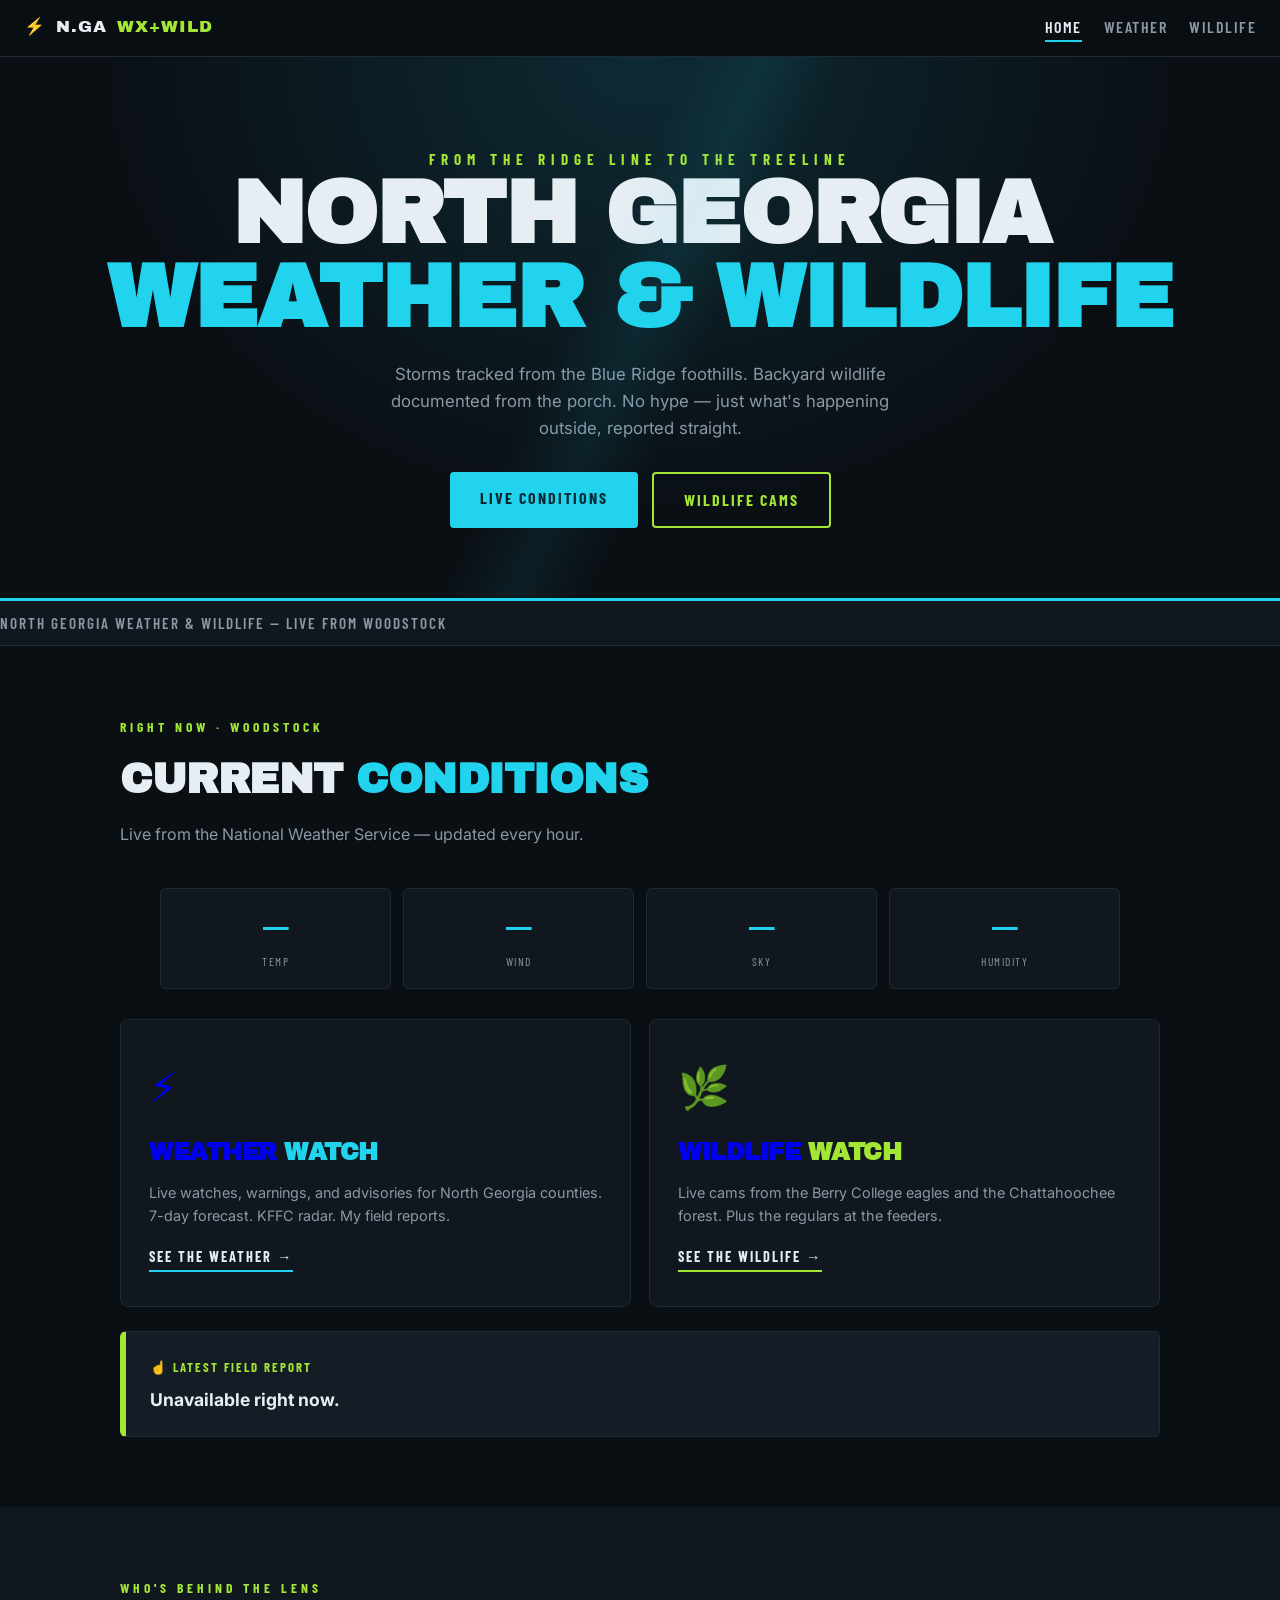
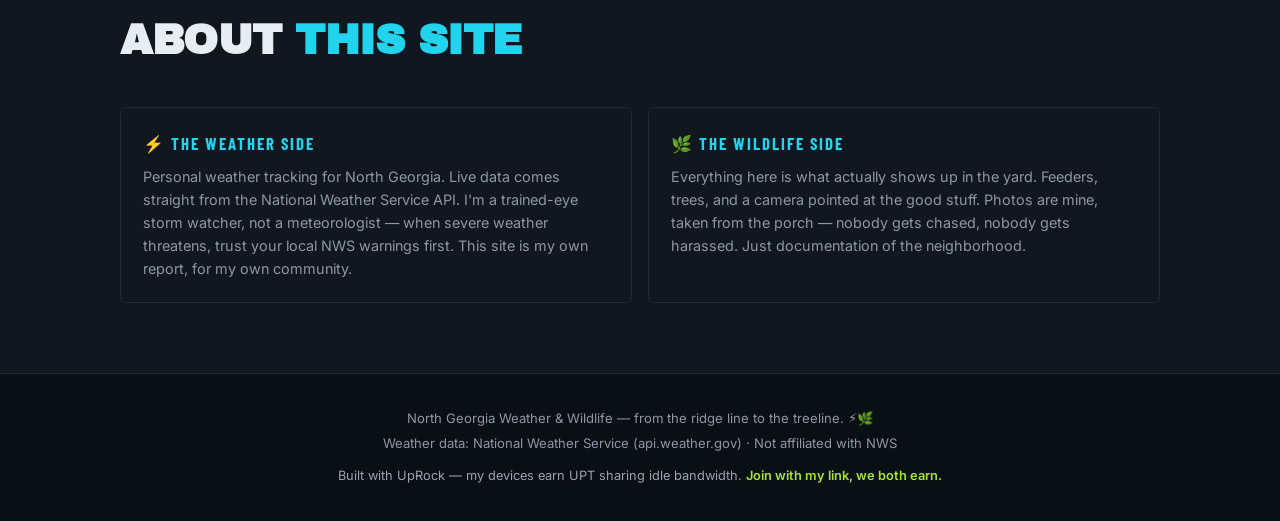
<file: index.html>
<!DOCTYPE html>
<html lang="en">
<head>
    <meta charset="UTF-8">
    <meta name="viewport" content="width=device-width, initial-scale=1.0">
    <title>North Georgia — Weather &amp; Wildlife</title>
    <meta name="description" content="North Georgia weather, storm tracking, and backyard wildlife. Live NWS alerts, radar, and field notes from the ridge line to the treeline.">
    <link rel="preconnect" href="https://fonts.googleapis.com">
    <link rel="preconnect" href="https://fonts.gstatic.com" crossorigin>
    <link href="https://fonts.googleapis.com/css2?family=Archivo+Black&family=Barlow+Condensed:wght@500;600;700&family=Inter:wght@400;500;600&display=swap" rel="stylesheet">
    <link rel="stylesheet" href="styles.css">
</head>
<body>

    <nav class="nav">
        <div class="brand"><span class="bolt">⚡</span> N.GA<span class="leaf">WX+WILD</span></div>
        <div class="navlinks">
            <a href="index.html" class="active">Home</a>
            <a href="weather.html">Weather</a>
            <a href="wildlife.html">Wildlife</a>
        </div>
    </nav>

    <header class="hero">
        <span class="kicker">From the ridge line to the treeline</span>
        <h1>North Georgia<br><span class="line2">Weather &amp; Wildlife</span></h1>
        <p class="tag">Storms tracked from the Blue Ridge foothills. Backyard wildlife documented from the porch. No hype — just what's happening outside, reported straight.</p>
        <div class="cta-row">
            <a class="cta wx" href="weather.html">Live Conditions</a>
            <a class="cta wild" href="wildlife.html">Wildlife Cams</a>
        </div>
    </header>

    <div class="ticker"><div class="ticker-inner" id="ticker">Loading live conditions…</div></div>

    <section id="now">
        <div class="wrap">
            <div class="section-head">
                <span class="kick">Right now · Woodstock</span>
                <h2>Current <span>Conditions</span></h2>
                <p>Live from the National Weather Service — updated every hour.</p>
            </div>
            <div class="cond-strip" id="cond-strip">
                <div class="cond"><div class="v">—</div><div class="l">Temp</div></div>
                <div class="cond"><div class="v">—</div><div class="l">Wind</div></div>
                <div class="cond"><div class="v">—</div><div class="l">Sky</div></div>
                <div class="cond"><div class="v">—</div><div class="l">Humidity</div></div>
            </div>
            <div class="teaser-grid">
                <a class="teaser" href="weather.html">
                    <div class="big">⚡</div>
                    <h3>Weather <span class="cy">Watch</span></h3>
                    <p>Live watches, warnings, and advisories for North Georgia counties. 7-day forecast. KFFC radar. My field reports.</p>
                    <span class="go">See the weather →</span>
                </a>
                <a class="teaser wild" href="wildlife.html">
                    <div class="big">🌿</div>
                    <h3>Wildlife <span class="lm">Watch</span></h3>
                    <p>Live cams from the Berry College eagles and the Chattahoochee forest. Plus the regulars at the feeders.</p>
                    <span class="go">See the wildlife →</span>
                </a>
            </div>
            <div class="latest" id="latest-report">
                <span class="lt-kick">☝ Latest Field Report</span>
                <h3>Loading…</h3>
            </div>
        </div>
    </section>

    <section id="about" style="background:var(--panel);">
        <div class="wrap">
            <div class="section-head">
                <span class="kick">Who's behind the lens</span>
                <h2>About <span>This Site</span></h2>
            </div>
            <div class="about-grid">
                <div class="about-card">
                    <h3>⚡ The Weather Side</h3>
                    <p>Personal weather tracking for North Georgia. Live data comes straight from the National Weather Service API. I'm a trained-eye storm watcher, not a meteorologist — when severe weather threatens, trust your local NWS warnings first. This site is my own report, for my own community.</p>
                </div>
                <div class="about-card">
                    <h3>🌿 The Wildlife Side</h3>
                    <p>Everything here is what actually shows up in the yard. Feeders, trees, and a camera pointed at the good stuff. Photos are mine, taken from the porch — nobody gets chased, nobody gets harassed. Just documentation of the neighborhood.</p>
                </div>
            </div>
        </div>
    </section>

    <footer class="footer">
        <p>North Georgia Weather &amp; Wildlife — from the ridge line to the treeline. ⚡🌿</p>
        <p style="margin-top:4px;">Weather data: National Weather Service (api.weather.gov) · Not affiliated with NWS</p>
        <div class="uprock-note">
            Built with UpRock — my devices earn UPT sharing idle bandwidth.
            <a href="https://link.uprock.com/i/f0997b88" target="_blank">Join with my link, we both earn.</a>
        </div>
    </footer>

    <script>
        const POINT = '34.1010,-84.5190';
        const REPO = 'AnchorToken-dev/North-GA-Wildlife';

        async function fetchJson(url) {
            const r = await fetch(url, { headers: { 'Accept': 'application/geo+json' } });
            if (!r.ok) throw new Error('HTTP ' + r.status);
            return r.json();
        }

        function esc(s) {
            return s.replace(/&/g, '&amp;').replace(/</g, '&lt;').replace(/>/g, '&gt;').replace(/"/g, '&quot;');
        }

        async function loadCurrent() {
            try {
                const pts = await fetchJson('https://api.weather.gov/points/' + POINT);
                const fc = await fetchJson(pts.properties.forecast);
                const p = fc.properties.periods[0];
                document.getElementById('ticker').innerHTML =
                    '<span class="hot">' + p.name + ':</span> ' + p.temperature + '°' + p.temperatureUnit +
                    ' · ' + p.shortForecast + ' · Wind ' + p.windSpeed + ' ' + p.windDirection +
                    ' &nbsp;·&nbsp; North Georgia Weather &amp; Wildlife — live from Woodstock &nbsp;·&nbsp; ' +
                    'Skywarn spotter trained — reports go to NWS Peachtree City &nbsp;·&nbsp; ' +
                    'Severe weather? Check local warnings first &nbsp;·&nbsp; ';
                const vals = document.querySelectorAll('#cond-strip .v');
                vals[0].textContent = p.temperature + '°' + p.temperatureUnit;
                vals[1].textContent = p.windSpeed.replace(' mph', '') + ' mph ' + p.windDirection;
                vals[2].textContent = p.shortForecast;
                vals[3].textContent = (p.relativeHumidity && p.relativeHumidity.value != null) ? p.relativeHumidity.value + '%' : '—';
            } catch (e) {
                document.getElementById('ticker').innerHTML = 'North Georgia Weather &amp; Wildlife — live from Woodstock';
            }
        }

        async function loadLatest() {
            const el = document.getElementById('latest-report');
            try {
                const r = await fetch('https://api.github.com/repos/' + REPO + '/issues?labels=report&state=all&sort=created&direction=desc&per_page=1');
                if (!r.ok) throw new Error('HTTP ' + r.status);
                const issues = await r.json();
                if (!issues.length) {
                    el.innerHTML = '<span class="lt-kick">☝ Latest Field Report</span><h3>No reports yet — the first one is coming soon.</h3>';
                    return;
                }
                const i = issues[0];
                const date = new Date(i.created_at).toLocaleDateString('en-US', { month: 'long', day: 'numeric' });
                const body = esc(i.body || '').split('\n')[0].slice(0, 140);
                el.innerHTML = '<span class="lt-kick">☝ Latest Field Report · ' + date + '</span>' +
                    '<h3>' + esc(i.title) + '</h3>' +
                    '<p>' + body + '…</p>' +
                    '<a href="weather.html">Read all field reports →</a>';
            } catch (e) {
                el.innerHTML = '<span class="lt-kick">☝ Latest Field Report</span><h3>Unavailable right now.</h3>';
            }
        }

        loadCurrent();
        loadLatest();
    </script>
</body>
</html>
</file>
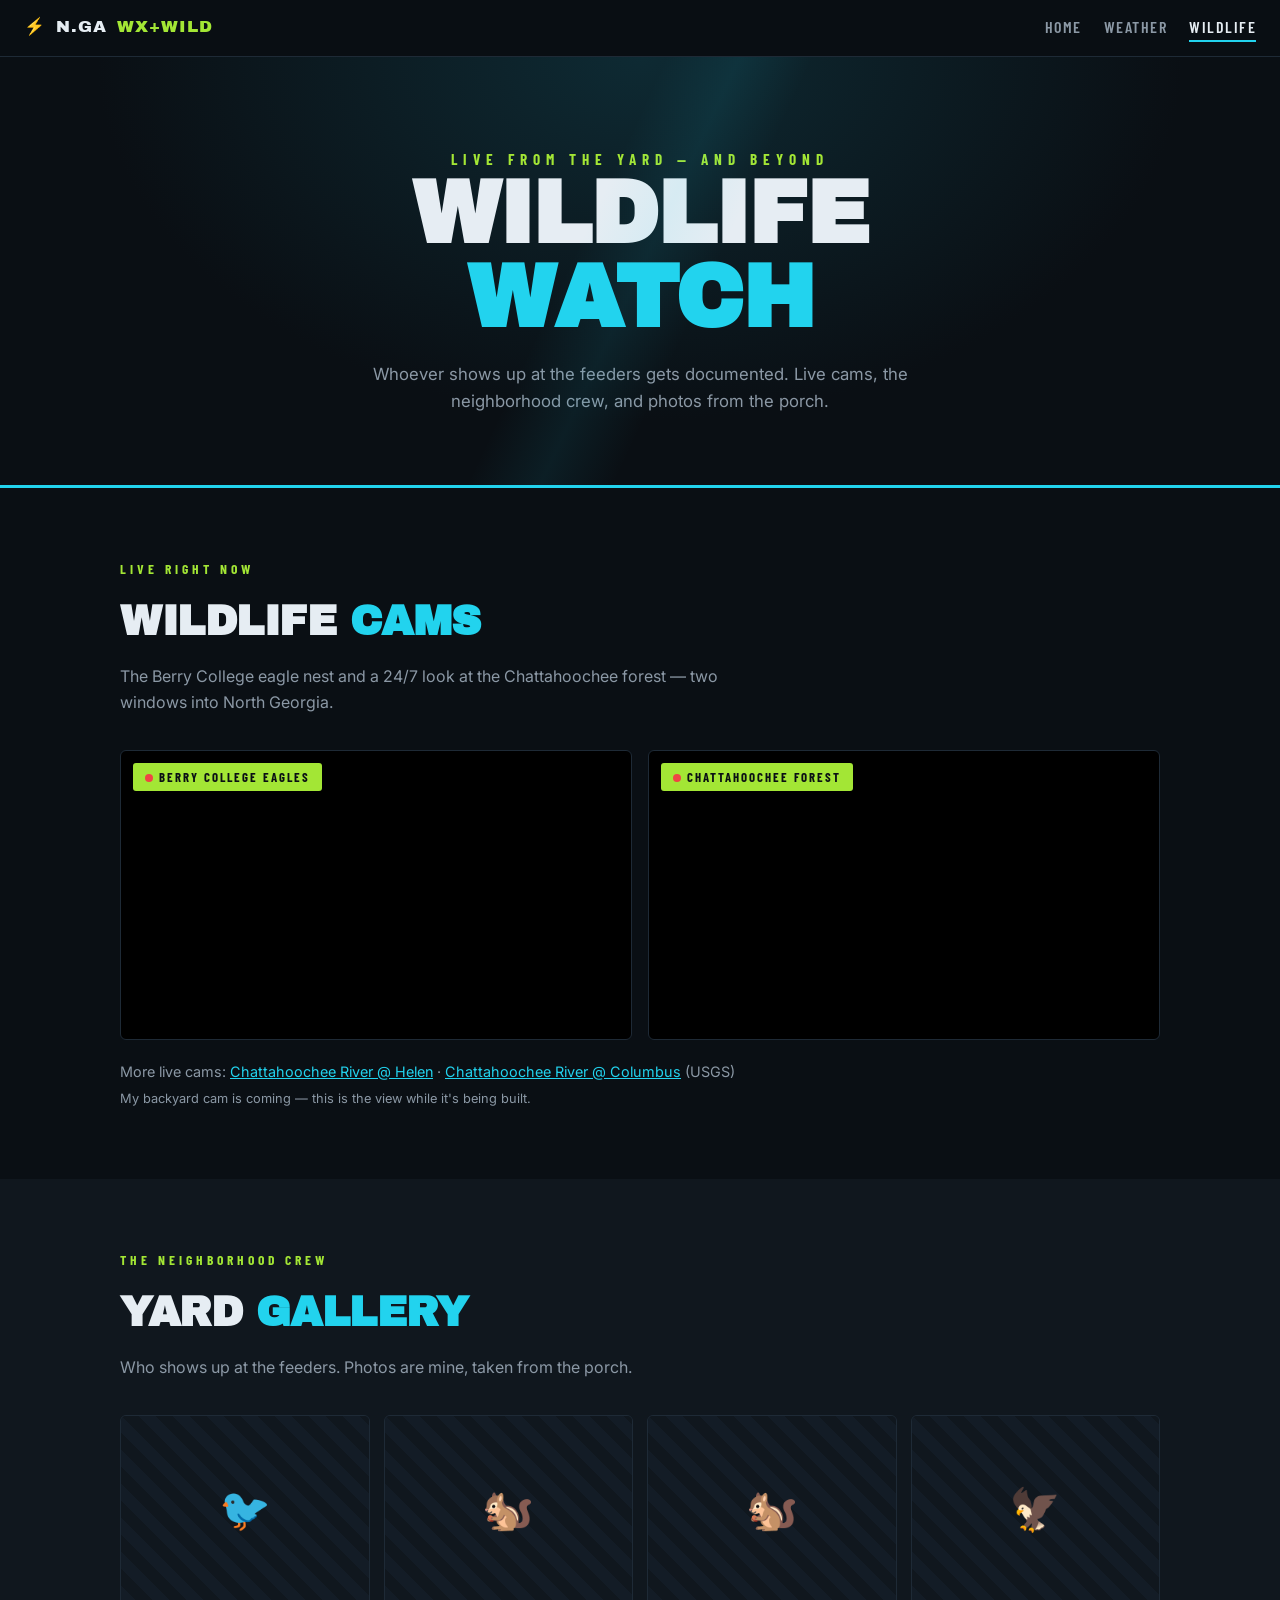
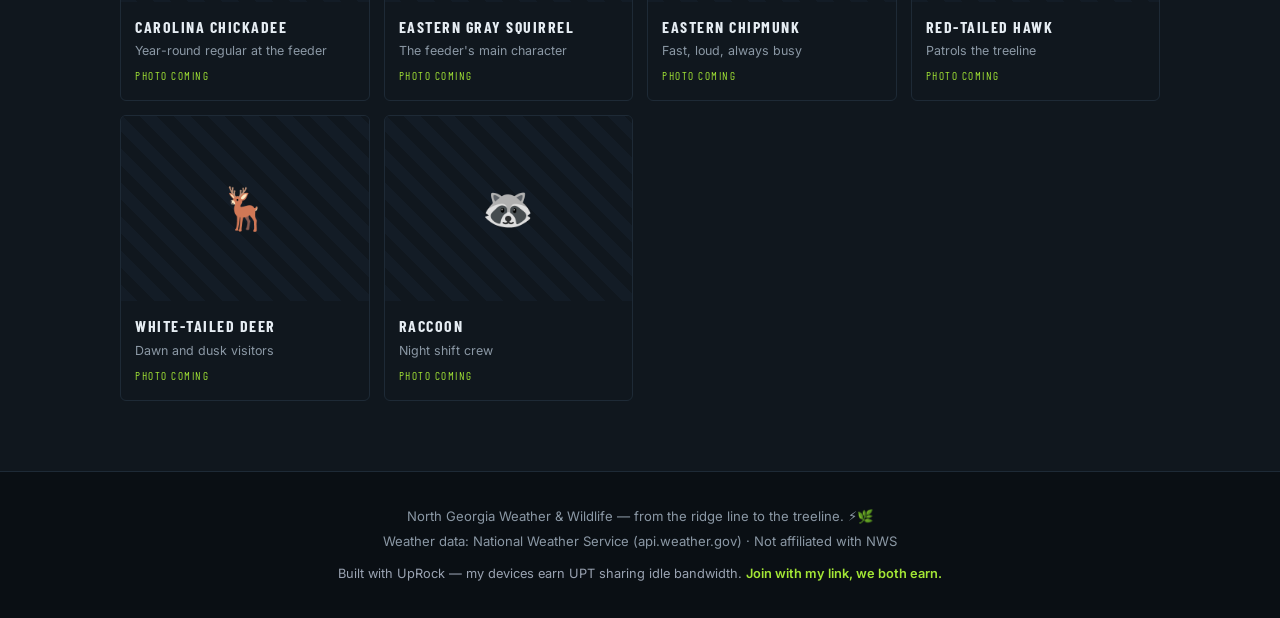
<file: wildlife.html>
<!DOCTYPE html>
<html lang="en">
<head>
    <meta charset="UTF-8">
    <meta name="viewport" content="width=device-width, initial-scale=1.0">
    <title>Wildlife — North Georgia Weather &amp; Wildlife</title>
    <meta name="description" content="North Georgia wildlife: live cams from Berry College eagles and the Chattahoochee forest, USGS river cams, and backyard species gallery.">
    <link rel="preconnect" href="https://fonts.googleapis.com">
    <link rel="preconnect" href="https://fonts.gstatic.com" crossorigin>
    <link href="https://fonts.googleapis.com/css2?family=Archivo+Black&family=Barlow+Condensed:wght@500;600;700&family=Inter:wght@400;500;600&display=swap" rel="stylesheet">
    <link rel="stylesheet" href="styles.css">
</head>
<body>

    <nav class="nav">
        <div class="brand"><span class="bolt">⚡</span> N.GA<span class="leaf">WX+WILD</span></div>
        <div class="navlinks">
            <a href="index.html">Home</a>
            <a href="weather.html">Weather</a>
            <a href="wildlife.html" class="active">Wildlife</a>
        </div>
    </nav>

    <header class="hero">
        <span class="kicker">Live from the yard — and beyond</span>
        <h1>Wildlife <span class="line2">Watch</span></h1>
        <p class="tag">Whoever shows up at the feeders gets documented. Live cams, the neighborhood crew, and photos from the porch.</p>
    </header>

    <section id="cams">
        <div class="wrap">
            <div class="section-head">
                <span class="kick">Live right now</span>
                <h2>Wildlife <span>Cams</span></h2>
                <p>The Berry College eagle nest and a 24/7 look at the Chattahoochee forest — two windows into North Georgia.</p>
            </div>

            <div class="cam-grid">
                <div class="cam">
                    <span class="cam-label"><span class="live-dot"></span>Berry College Eagles</span>
                    <iframe src="https://vimeo.com/event/4809079/embed" title="Berry College eagle cam" frameborder="0" allow="autoplay; fullscreen; picture-in-picture" allowfullscreen></iframe>
                </div>
                <div class="cam">
                    <span class="cam-label"><span class="live-dot"></span>Chattahoochee Forest</span>
                    <iframe src="https://www.youtube.com/embed/rQUH9AbcLBs" title="Chattahoochee National Forest live cam" frameborder="0" allow="accelerometer; autoplay; clipboard-write; encrypted-media; gyroscope; picture-in-picture; web-share" referrerpolicy="strict-origin-when-cross-origin" allowfullscreen></iframe>
                </div>
            </div>

            <p style="margin-top:20px; color:var(--muted); font-size:0.9rem;">
                More live cams: <a href="https://ga.water.usgs.gov/rivercam/webcam-helenAPI2b.php" target="_blank" style="color:var(--cyan);">Chattahoochee River @ Helen</a> ·
                <a href="https://ga.water.usgs.gov/rivercam/webcam-columbus.php" target="_blank" style="color:var(--cyan);">Chattahoochee River @ Columbus</a> (USGS)
            </p>
            <p style="margin-top:6px; color:var(--muted); font-size:0.8rem;">
                My backyard cam is coming — this is the view while it's being built.
            </p>
        </div>
    </section>

    <section id="gallery" style="background:var(--panel);">
        <div class="wrap">
            <div class="section-head">
                <span class="kick">The neighborhood crew</span>
                <h2>Yard <span>Gallery</span></h2>
                <p>Who shows up at the feeders. Photos are mine, taken from the porch.</p>
            </div>

            <div class="gallery">
                <div class="g-card"><div class="ph">🐦</div><div class="cap"><div class="sp">Carolina Chickadee</div><div class="cm">Year-round regular at the feeder</div><span class="soon">Photo coming</span></div></div>
                <div class="g-card"><div class="ph">🐿️</div><div class="cap"><div class="sp">Eastern Gray Squirrel</div><div class="cm">The feeder's main character</div><span class="soon">Photo coming</span></div></div>
                <div class="g-card"><div class="ph">🐿️</div><div class="cap"><div class="sp">Eastern Chipmunk</div><div class="cm">Fast, loud, always busy</div><span class="soon">Photo coming</span></div></div>
                <div class="g-card"><div class="ph">🦅</div><div class="cap"><div class="sp">Red-tailed Hawk</div><div class="cm">Patrols the treeline</div><span class="soon">Photo coming</span></div></div>
                <div class="g-card"><div class="ph">🦌</div><div class="cap"><div class="sp">White-tailed Deer</div><div class="cm">Dawn and dusk visitors</div><span class="soon">Photo coming</span></div></div>
                <div class="g-card"><div class="ph">🦝</div><div class="cap"><div class="sp">Raccoon</div><div class="cm">Night shift crew</div><span class="soon">Photo coming</span></div></div>
            </div>
        </div>
    </section>

    <footer class="footer">
        <p>North Georgia Weather &amp; Wildlife — from the ridge line to the treeline. ⚡🌿</p>
        <p style="margin-top:4px;">Weather data: National Weather Service (api.weather.gov) · Not affiliated with NWS</p>
        <div class="uprock-note">
            Built with UpRock — my devices earn UPT sharing idle bandwidth.
            <a href="https://link.uprock.com/i/f0997b88" target="_blank">Join with my link, we both earn.</a>
        </div>
    </footer>

</body>
</html>
</file>
<file: styles.css>
/* ═══════════════════════════════════════════
   North GA Weather & Wildlife — Shared Styles
   ═══════════════════════════════════════════ */

* { margin: 0; padding: 0; box-sizing: border-box; -webkit-tap-highlight-color: transparent; }
:root {
    --bg: #0a0f14;
    --panel: #10171e;
    --panel2: #141d26;
    --line: #1e2a36;
    --text: #e6edf3;
    --muted: #8b98a5;
    --cyan: #22d3ee;
    --lime: #a3e635;
    --amber: #fbbf24;
    --red: #f87171;
}
html { scroll-behavior: smooth; }
body {
    font-family: 'Inter', system-ui, sans-serif;
    background: var(--bg);
    color: var(--text);
    min-height: 100vh;
    line-height: 1.6;
}
.wrap { max-width: 1080px; margin: 0 auto; padding: 0 20px; }

/* ── NAV ── */
.nav {
    position: sticky; top: 0; z-index: 100;
    display: flex; justify-content: space-between; align-items: center;
    padding: 14px 24px;
    background: rgba(10,15,20,0.88);
    backdrop-filter: blur(14px);
    border-bottom: 1px solid var(--line);
}
.brand { display: flex; align-items: center; gap: 10px; font-family: 'Archivo Black', sans-serif; font-size: 1.05rem; letter-spacing: 1px; }
.brand .bolt { color: var(--cyan); }
.brand .leaf { color: var(--lime); }
.navlinks { display: flex; gap: 22px; }
.navlinks a { color: var(--muted); text-decoration: none; font-family: 'Barlow Condensed', sans-serif; font-weight: 600; font-size: 1rem; letter-spacing: 1.5px; text-transform: uppercase; transition: 0.2s; }
.navlinks a:hover { color: var(--text); }
.navlinks a.active { color: var(--text); border-bottom: 2px solid var(--cyan); }
@media (max-width: 640px) { .navlinks { display: none; } }

/* ── HERO ── */
.hero {
    position: relative;
    padding: 90px 20px 70px;
    text-align: center;
    background:
        radial-gradient(ellipse at 50% 0%, #0e2a33 0%, var(--bg) 60%),
        linear-gradient(var(--line) 1px, transparent 1px),
        linear-gradient(90deg, var(--line) 1px, transparent 1px);
    background-size: 100% 100%, 44px 44px, 44px 44px;
    border-bottom: 3px solid var(--cyan);
    overflow: hidden;
}
.hero::after {
    content: ''; position: absolute; inset: 0;
    background: linear-gradient(115deg, transparent 45%, rgba(34,211,238,0.08) 50%, transparent 55%);
    pointer-events: none;
}
.hero .kicker {
    font-family: 'Barlow Condensed', sans-serif; font-weight: 700;
    letter-spacing: 6px; font-size: 0.95rem; color: var(--lime);
    text-transform: uppercase; margin-bottom: 18px;
}
.hero h1 {
    font-family: 'Archivo Black', sans-serif;
    font-size: clamp(2.6rem, 8vw, 5.5rem);
    line-height: 0.95;
    text-transform: uppercase;
    letter-spacing: -1px;
}
.hero h1 .line2 { color: var(--cyan); display: block; }
.hero p.tag { margin-top: 22px; color: var(--muted); font-size: 1.05rem; max-width: 560px; margin-left: auto; margin-right: auto; }
.hero .cta-row { margin-top: 30px; display: flex; gap: 14px; justify-content: center; flex-wrap: wrap; }
.hero .cta {
    font-family: 'Barlow Condensed', sans-serif; font-weight: 700; letter-spacing: 2px;
    text-transform: uppercase; text-decoration: none; font-size: 1rem;
    padding: 13px 30px; border-radius: 4px; transition: 0.2s;
}
.cta.wx { background: var(--cyan); color: #06222b; }
.cta.wx:hover { background: #67e8f9; }
.cta.wild { background: transparent; color: var(--lime); border: 2px solid var(--lime); }
.cta.wild:hover { background: var(--lime); color: #1a2b05; }

/* ── LIVE TICKER ── */
.ticker {
    background: var(--panel);
    border-bottom: 1px solid var(--line);
    overflow: hidden;
    white-space: nowrap;
}
.ticker-inner {
    display: inline-block;
    padding: 10px 0;
    font-family: 'Barlow Condensed', sans-serif;
    font-weight: 600; letter-spacing: 2px; text-transform: uppercase; font-size: 0.95rem;
    color: var(--muted);
    animation: tick 40s linear infinite;
}
.ticker-inner .hot { color: var(--amber); }
@keyframes tick { 0% { transform: translateX(0); } 100% { transform: translateX(-50%); } }

/* ── SECTIONS ── */
section { padding: 70px 20px; }
.section-head { margin-bottom: 34px; }
.section-head .kick {
    font-family: 'Barlow Condensed', sans-serif; font-weight: 700;
    letter-spacing: 4px; font-size: 0.85rem; color: var(--lime);
    text-transform: uppercase; display: block; margin-bottom: 8px;
}
.section-head h2 { font-family: 'Archivo Black', sans-serif; font-size: clamp(1.8rem, 4vw, 2.6rem); text-transform: uppercase; letter-spacing: -0.5px; }
.section-head h2 span { color: var(--cyan); }
.section-head p { color: var(--muted); margin-top: 10px; max-width: 640px; }

/* ── CURRENT CONDITIONS STRIP (home) ── */
.cond-strip {
    display: grid; grid-template-columns: repeat(4, 1fr); gap: 12px;
    margin: 40px auto 0; max-width: 960px;
}
@media (max-width: 640px) { .cond-strip { grid-template-columns: repeat(2, 1fr); } }
.cond {
    background: var(--panel); border: 1px solid var(--line); border-radius: 6px;
    padding: 18px 14px; text-align: center;
}
.cond .v { font-family: 'Archivo Black', sans-serif; font-size: 1.6rem; color: var(--cyan); }
.cond .l { font-size: 0.72rem; color: var(--muted); margin-top: 4px; font-family: 'Barlow Condensed', sans-serif; letter-spacing: 1.5px; text-transform: uppercase; }

/* ── TEASER CARDS (home) ── */
.teaser-grid { display: grid; grid-template-columns: 1fr 1fr; gap: 18px; margin-top: 30px; }
@media (max-width: 700px) { .teaser-grid { grid-template-columns: 1fr; } }
.teaser {
    display: block; text-decoration: none;
    background: var(--panel); border: 1px solid var(--line); border-radius: 8px;
    padding: 34px 28px; transition: 0.25s; position: relative; overflow: hidden;
}
.teaser:hover { border-color: var(--cyan); transform: translateY(-3px); }
.teaser .big { font-size: 2.6rem; margin-bottom: 12px; }
.teaser h3 { font-family: 'Archivo Black', sans-serif; font-size: 1.5rem; text-transform: uppercase; letter-spacing: -0.5px; }
.teaser h3 .cy { color: var(--cyan); }
.teaser h3 .lm { color: var(--lime); }
.teaser p { color: var(--muted); font-size: 0.9rem; margin-top: 10px; }
.teaser .go {
    display: inline-block; margin-top: 18px; font-family: 'Barlow Condensed', sans-serif;
    font-weight: 700; letter-spacing: 2px; text-transform: uppercase; font-size: 0.9rem;
    color: var(--text); border-bottom: 2px solid var(--cyan); padding-bottom: 2px;
}
.teaser.wild .go { border-color: var(--lime); }

/* Latest report teaser */
.latest {
    margin-top: 24px; background: var(--panel2); border: 1px solid var(--line);
    border-left: 6px solid var(--lime); border-radius: 6px; padding: 22px 24px;
}
.latest .lt-kick { font-family: 'Barlow Condensed', sans-serif; font-weight: 700; letter-spacing: 2px; text-transform: uppercase; font-size: 0.8rem; color: var(--lime); }
.latest h3 { margin-top: 6px; font-size: 1.1rem; }
.latest p { color: var(--muted); font-size: 0.9rem; margin-top: 6px; }
.latest a { color: var(--cyan); font-size: 0.85rem; }

/* ── ALERTS ── */
.alerts { display: flex; flex-direction: column; gap: 12px; }
.alert-card {
    background: var(--panel); border: 1px solid var(--line); border-left: 6px solid var(--muted);
    border-radius: 6px; padding: 16px 20px;
}
.alert-card.sev-Extreme, .alert-card.sev-Severe { border-left-color: var(--red); }
.alert-card.sev-Moderate { border-left-color: var(--amber); }
.alert-card.sev-Minor, .alert-card.sev-Unknown { border-left-color: var(--cyan); }
.alert-card .top { display: flex; justify-content: space-between; align-items: baseline; gap: 12px; flex-wrap: wrap; }
.alert-card .ev { font-family: 'Barlow Condensed', sans-serif; font-weight: 700; font-size: 1.15rem; letter-spacing: 1px; text-transform: uppercase; }
.alert-card .sev-badge { font-family: 'Barlow Condensed', sans-serif; font-weight: 700; letter-spacing: 1.5px; font-size: 0.75rem; text-transform: uppercase; padding: 3px 10px; border-radius: 3px; }
.sev-Extreme .sev-badge, .sev-Severe .sev-badge { background: rgba(248,113,113,0.15); color: var(--red); }
.sev-Moderate .sev-badge { background: rgba(251,191,36,0.15); color: var(--amber); }
.sev-Minor .sev-badge, .sev-Unknown .sev-badge { background: rgba(34,211,238,0.15); color: var(--cyan); }
.alert-card .headline { margin-top: 8px; font-size: 0.95rem; }
.alert-card .meta { margin-top: 8px; font-size: 0.78rem; color: var(--muted); font-family: 'Barlow Condensed', sans-serif; letter-spacing: 1px; text-transform: uppercase; }
.no-alerts { background: var(--panel); border: 1px solid var(--line); border-left: 6px solid var(--lime); border-radius: 6px; padding: 20px; }
.no-alerts strong { color: var(--lime); }

/* ── FORECAST ── */
.forecast { display: grid; grid-template-columns: repeat(7, 1fr); gap: 10px; margin-top: 30px; }
@media (max-width: 900px) { .forecast { grid-template-columns: repeat(4, 1fr); } }
@media (max-width: 560px) { .forecast { grid-template-columns: repeat(2, 1fr); } }
.fday { background: var(--panel); border: 1px solid var(--line); border-radius: 6px; padding: 14px 12px; text-align: center; }
.fday .d { font-family: 'Barlow Condensed', sans-serif; font-weight: 700; letter-spacing: 1.5px; text-transform: uppercase; font-size: 0.85rem; color: var(--cyan); }
.fday img { width: 44px; height: 44px; margin: 8px auto; display: block; }
.fday .t { font-family: 'Archivo Black', sans-serif; font-size: 1.4rem; }
.fday .s { font-size: 0.72rem; color: var(--muted); margin-top: 4px; min-height: 28px; }

/* ── FIELD REPORTS ── */
.notes {
    margin-top: 30px; background: var(--panel2); border: 1px solid var(--line);
    border-radius: 6px; padding: 24px;
}
.notes h3 { font-family: 'Barlow Condensed', sans-serif; font-weight: 700; letter-spacing: 2px; text-transform: uppercase; color: var(--lime); font-size: 1.1rem; margin-bottom: 10px; }
.notes p { color: var(--muted); font-size: 0.92rem; }
.report-card {
    background: var(--panel); border: 1px solid var(--line); border-left: 6px solid var(--lime);
    border-radius: 6px; padding: 16px 20px; margin-top: 14px;
}
.report-card .r-top { display: flex; justify-content: space-between; align-items: baseline; gap: 12px; flex-wrap: wrap; }
.report-card .r-title { font-family: 'Barlow Condensed', sans-serif; font-weight: 700; letter-spacing: 1.5px; text-transform: uppercase; font-size: 1.05rem; color: var(--text); }
.report-card .r-date { font-family: 'Barlow Condensed', sans-serif; letter-spacing: 1px; text-transform: uppercase; font-size: 0.75rem; color: var(--muted); }
.report-card .r-body { margin-top: 8px; font-size: 0.92rem; color: var(--muted); line-height: 1.7; }
.report-card code { background: #0a0f14; border: 1px solid var(--line); padding: 1px 6px; border-radius: 3px; font-size: 0.85em; color: var(--cyan); }

/* ── RADAR ── */
.radar-block { margin-top: 30px; background: var(--panel); border: 1px solid var(--line); border-radius: 6px; padding: 24px; }
.radar-block h3 { font-family: 'Barlow Condensed', sans-serif; font-weight: 700; letter-spacing: 2px; text-transform: uppercase; color: var(--cyan); font-size: 1.1rem; margin-bottom: 6px; }
.radar-block p { color: var(--muted); font-size: 0.85rem; margin-bottom: 14px; }
.radar-block img { width: 100%; border-radius: 6px; border: 1px solid var(--line); display: block; background: #000; }
.radar-block a { color: var(--cyan); font-size: 0.85rem; }

/* ── CAMS ── */
.cam {
    background: #000; border: 1px solid var(--line); border-radius: 6px;
    position: relative; padding-top: 56.25%; overflow: hidden; margin-bottom: 30px;
}
.cam iframe { position: absolute; inset: 0; width: 100%; height: 100%; border: 0; }
.cam-grid { display: grid; grid-template-columns: 1fr 1fr; gap: 16px; }
@media (max-width: 760px) { .cam-grid { grid-template-columns: 1fr; } }
.cam-grid .cam { margin-bottom: 0; }
.cam .cam-label {
    position: absolute; top: 12px; left: 12px; z-index: 2;
    font-family: 'Barlow Condensed', sans-serif; font-weight: 700; letter-spacing: 2px;
    text-transform: uppercase; font-size: 0.8rem; color: #0a0f14;
    background: var(--lime); padding: 4px 12px; border-radius: 3px;
}
.cam .live-dot { display: inline-block; width: 8px; height: 8px; border-radius: 50%; background: #ef4444; margin-right: 6px; animation: pulse 1.4s infinite; }
@keyframes pulse { 0%,100% { opacity: 1; } 50% { opacity: 0.35; } }

/* ── GALLERY ── */
.gallery { display: grid; grid-template-columns: repeat(auto-fill, minmax(240px, 1fr)); gap: 14px; }
.g-card {
    background: var(--panel); border: 1px solid var(--line); border-radius: 6px;
    overflow: hidden; transition: 0.2s;
}
.g-card:hover { border-color: var(--lime); transform: translateY(-2px); }
.g-card .ph {
    aspect-ratio: 4/3; background:
        repeating-linear-gradient(45deg, #131c26 0 12px, #10171e 12px 24px);
    display: flex; align-items: center; justify-content: center;
    font-size: 2.6rem;
}
.g-card .cap { padding: 12px 14px; }
.g-card .cap .sp { font-family: 'Barlow Condensed', sans-serif; font-weight: 700; letter-spacing: 1.5px; text-transform: uppercase; font-size: 1rem; }
.g-card .cap .cm { font-size: 0.78rem; color: var(--muted); margin-top: 2px; }
.g-card .cap .soon { display: inline-block; margin-top: 6px; font-size: 0.7rem; color: var(--lime); font-family: 'Barlow Condensed', sans-serif; letter-spacing: 1.5px; text-transform: uppercase; }

/* ── ABOUT ── */
.about-grid { display: grid; grid-template-columns: 1fr 1fr; gap: 16px; }
@media (max-width: 640px) { .about-grid { grid-template-columns: 1fr; } }
.about-card { background: var(--panel); border: 1px solid var(--line); border-radius: 6px; padding: 22px; }
.about-card h3 { font-family: 'Barlow Condensed', sans-serif; font-weight: 700; letter-spacing: 2px; text-transform: uppercase; color: var(--cyan); margin-bottom: 8px; font-size: 1.05rem; }
.about-card p { color: var(--muted); font-size: 0.9rem; }

/* ── FOOTER ── */
.footer { border-top: 1px solid var(--line); padding: 34px 20px; text-align: center; color: var(--muted); font-size: 0.82rem; }
.footer a { color: var(--cyan); text-decoration: none; }
.footer .uprock-note { margin-top: 12px; font-size: 0.8rem; color: #9aa3b2; }
.footer .uprock-note a { color: var(--lime); font-weight: 600; }

.updated { font-size: 0.75rem; color: var(--muted); margin-top: 10px; font-family: 'Barlow Condensed', sans-serif; letter-spacing: 1px; text-transform: uppercase; }
.msg-error { color: var(--red); font-size: 0.9rem; }
@media (max-width: 640px) { .hero { padding: 60px 16px 50px; } }
</file>
